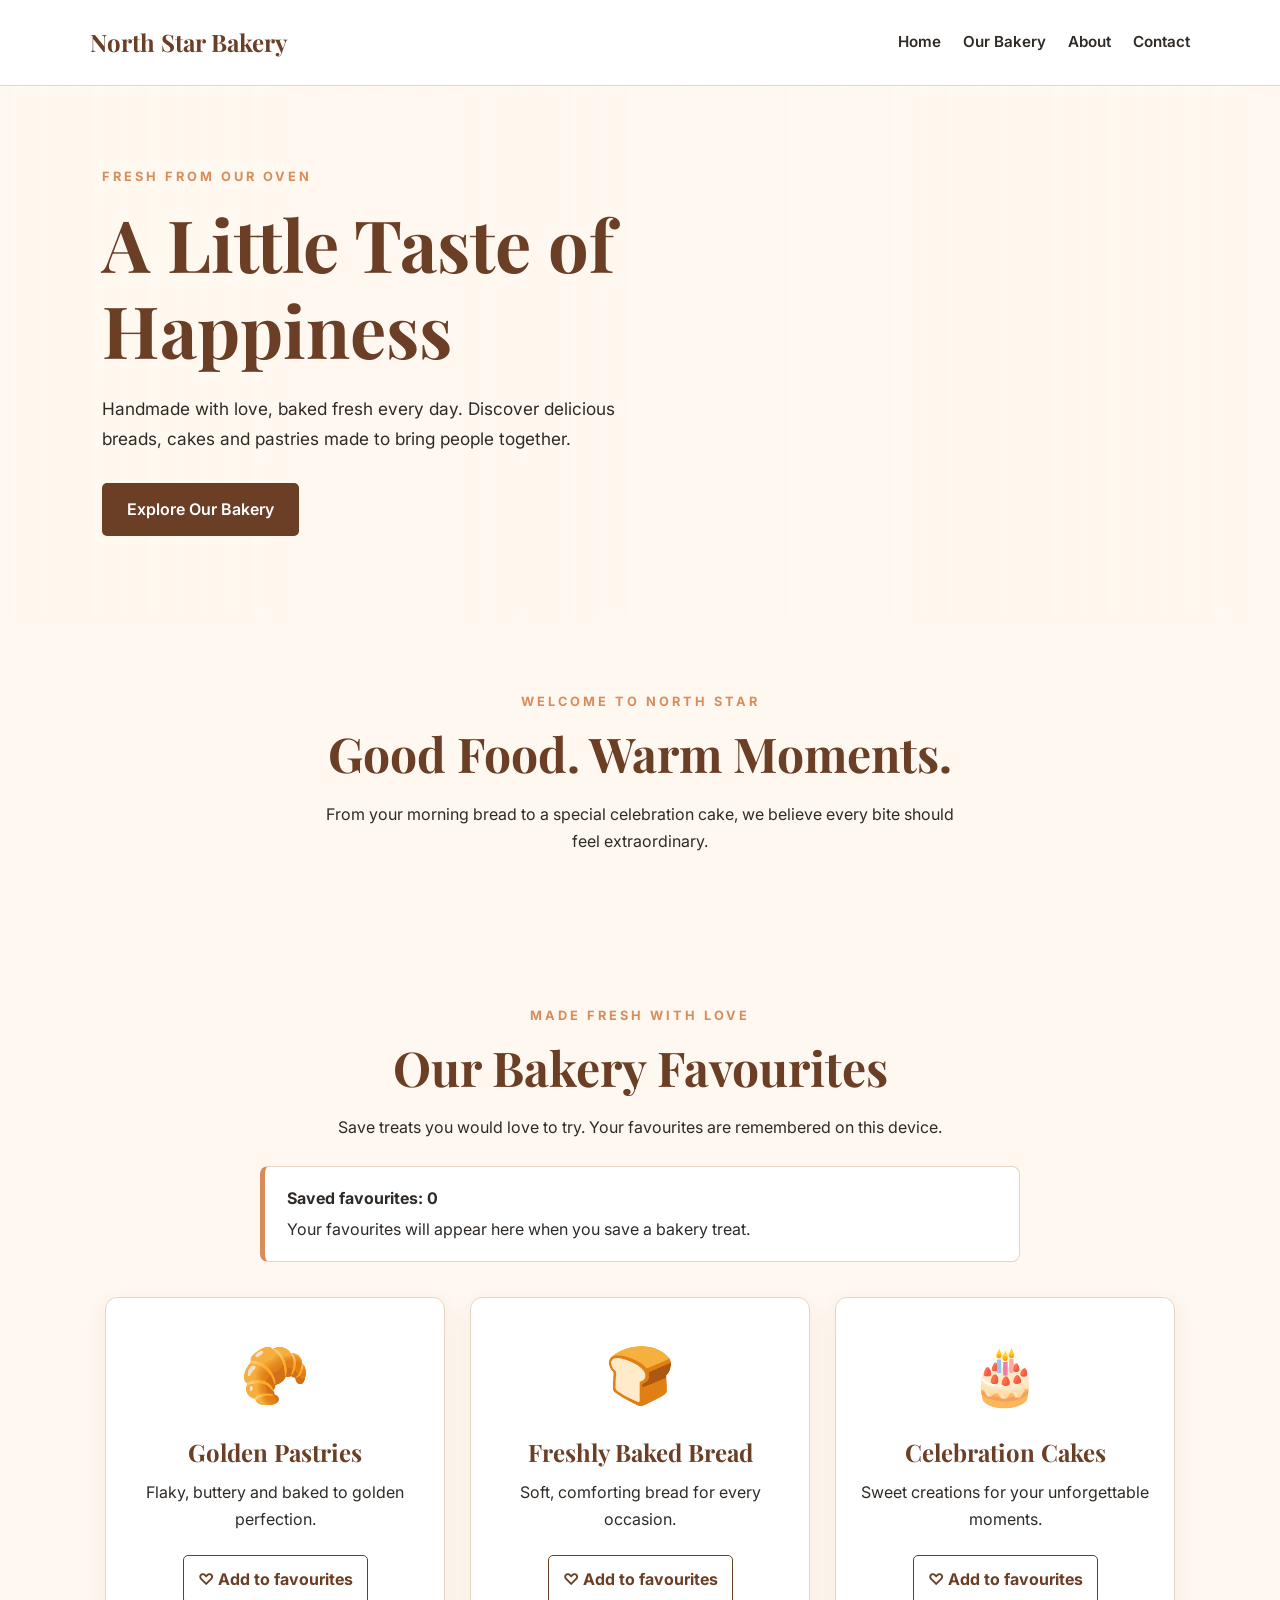
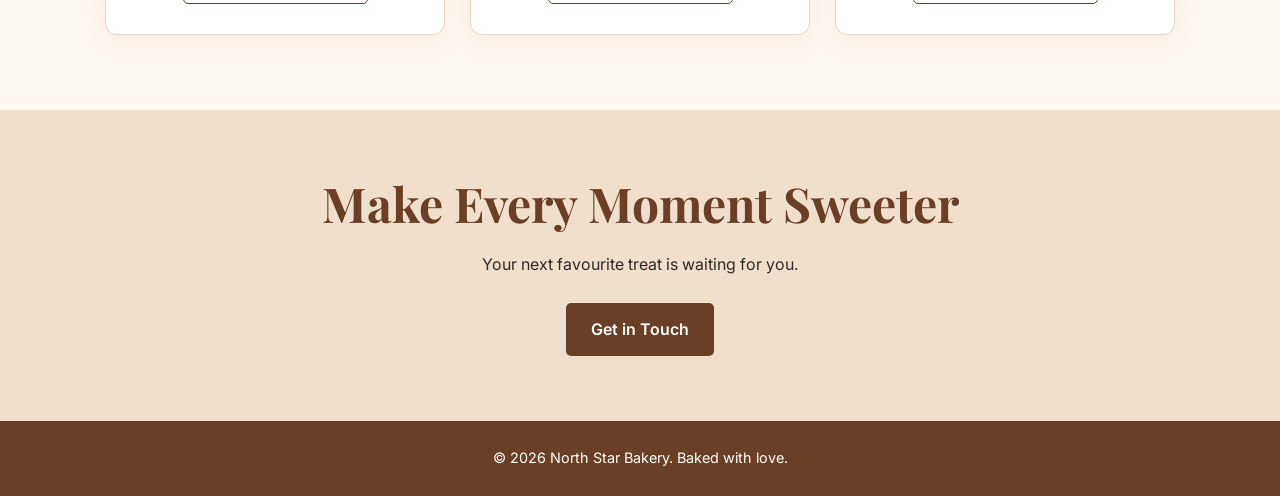
<file: index.html>
<!DOCTYPE html>
<html lang="en">
<head>
  <meta charset="UTF-8">
  <meta name="viewport" content="width=device-width, initial-scale=1.0">
  <meta name="description" content="Discover freshly baked bread, cakes and pastries at North Star Bakery.">
  <title>North Star Bakery | Freshly Baked Happiness</title>
  <link rel="stylesheet" href="styles.css">
  <script src="script.js" defer></script>
</head>
<body>
  <header class="site-header">
    <a class="logo" href="index.html">North Star Bakery</a>
    <nav aria-label="Main navigation">
      <a href="index.html" aria-current="page">Home</a>
      <a href="#products">Our Bakery</a>
      <a href="about.html">About</a>
      <a href="contact.html">Contact</a>
    </nav>
  </header>

  <main>
    <section class="hero">
      <div class="hero-content">
        <p class="eyebrow">FRESH FROM OUR OVEN</p>
        <h1>A Little Taste of Happiness</h1>
        <p>
          Handmade with love, baked fresh every day.
          Discover delicious breads, cakes and pastries
          made to bring people together.
        </p>
        <a class="button" href="#products">Explore Our Bakery</a>
      </div>
    </section>

    <section class="welcome">
      <p class="eyebrow">WELCOME TO NORTH STAR</p>
      <h2>Good Food. Warm Moments.</h2>
      <p>
        From your morning bread to a special celebration cake,
        we believe every bite should feel extraordinary.
      </p>
    </section>

    <section class="products" id="products">
      <p class="eyebrow">MADE FRESH WITH LOVE</p>
      <h2>Our Bakery Favourites</h2>
      <p class="feature-intro">Save treats you would love to try. Your favourites are remembered on this device.</p>

      <div class="favourite-status" aria-live="polite">
        <strong>Saved favourites: <span id="favourite-count">0</span></strong>
        <p id="favourite-summary">Your favourites will appear here when you save a bakery treat.</p>
      </div>

      <div class="product-grid">
        <article class="product-card">
          <div class="product-emoji" aria-hidden="true">🥐</div>
          <h3>Golden Pastries</h3>
          <p>Flaky, buttery and baked to golden perfection.</p>
          <button class="favourite-button" type="button" data-favourite-id="pastries" aria-pressed="false">♡ Add to favourites</button>
        </article>

        <article class="product-card">
          <div class="product-emoji" aria-hidden="true">🍞</div>
          <h3>Freshly Baked Bread</h3>
          <p>Soft, comforting bread for every occasion.</p>
          <button class="favourite-button" type="button" data-favourite-id="bread" aria-pressed="false">♡ Add to favourites</button>
        </article>

        <article class="product-card">
          <div class="product-emoji" aria-hidden="true">🎂</div>
          <h3>Celebration Cakes</h3>
          <p>Sweet creations for your unforgettable moments.</p>
          <button class="favourite-button" type="button" data-favourite-id="cakes" aria-pressed="false">♡ Add to favourites</button>
        </article>
      </div>
    </section>

    <section class="cta">
      <h2>Make Every Moment Sweeter</h2>
      <p>Your next favourite treat is waiting for you.</p>
      <a class="button" href="contact.html">Get in Touch</a>
    </section>
  </main>

  <footer>
    <p>&copy; 2026 North Star Bakery. Baked with love.</p>
  </footer>
</body>
</html>
</file>
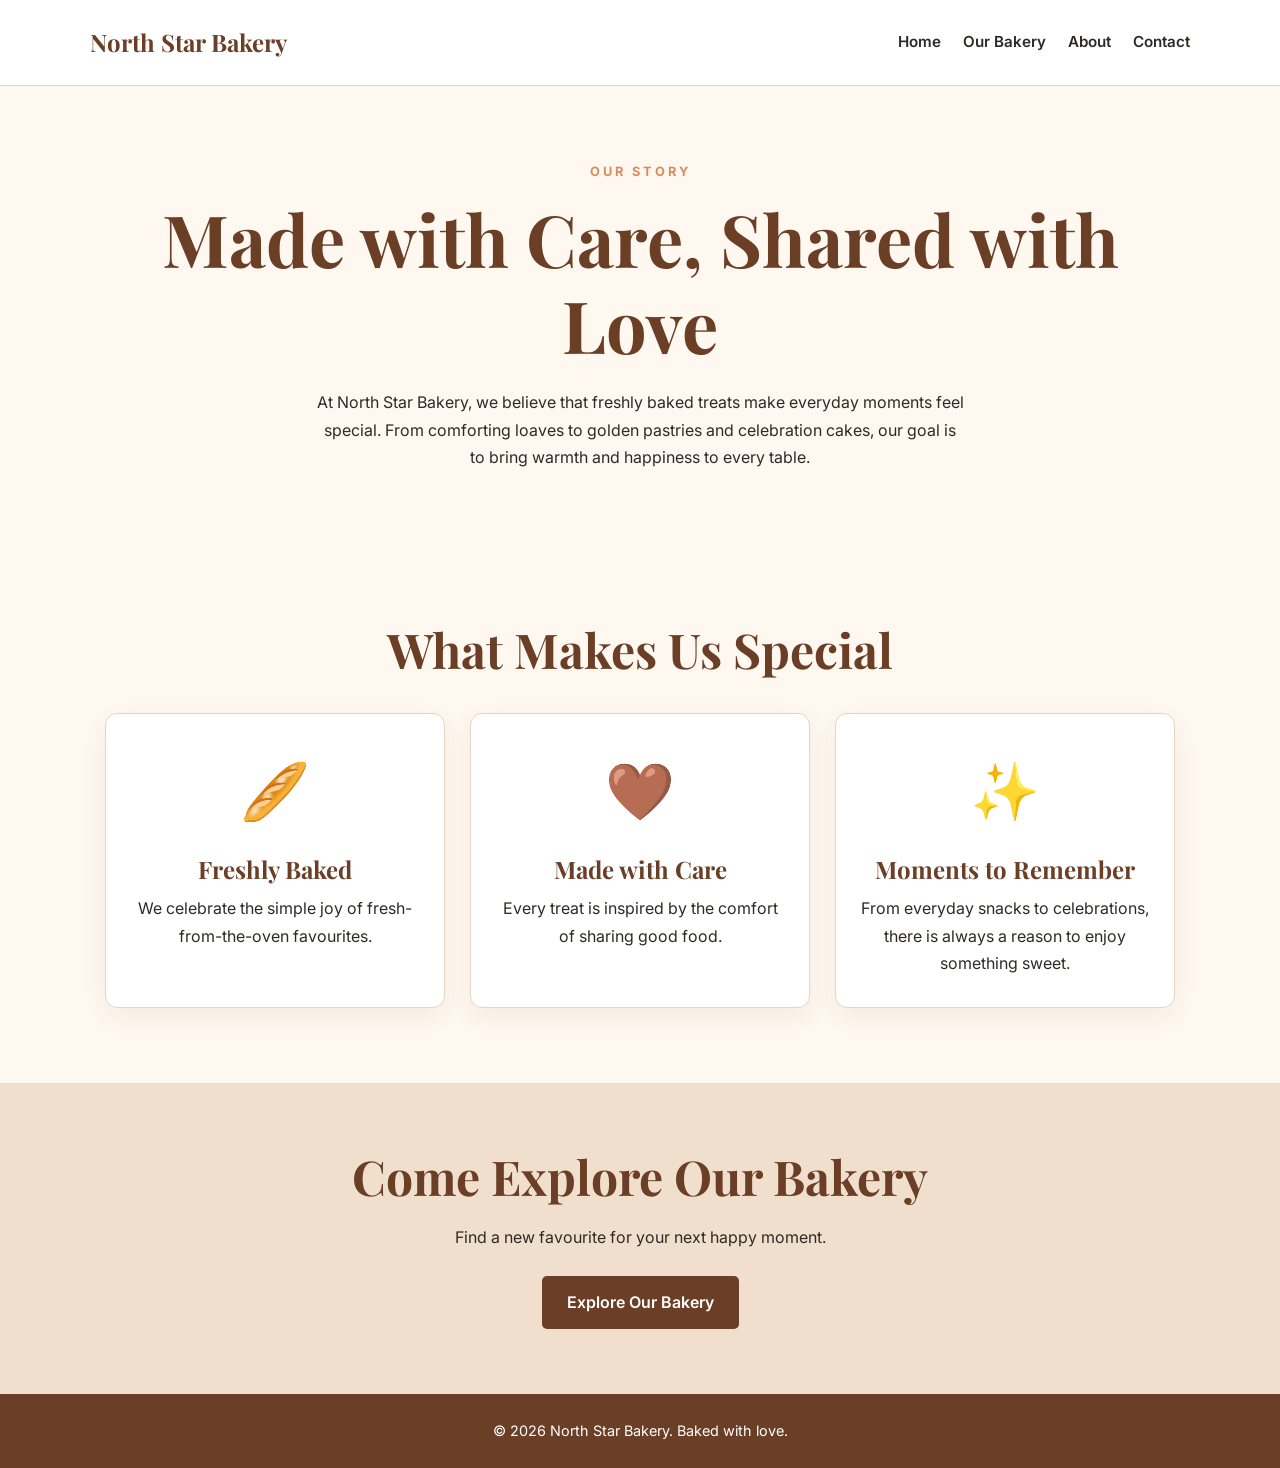
<file: about.html>
<!DOCTYPE html>
<html lang="en">
<head>
  <meta charset="UTF-8">
  <meta name="viewport" content="width=device-width, initial-scale=1.0">
  <meta name="description" content="Learn about North Star Bakery and our love of freshly baked treats.">
  <title>About Us | North Star Bakery</title>
  <link rel="stylesheet" href="styles.css">
</head>
<body>
  <header class="site-header">
    <a class="logo" href="index.html">North Star Bakery</a>
    <nav aria-label="Main navigation">
      <a href="index.html">Home</a>
      <a href="index.html#products">Our Bakery</a>
      <a href="about.html" aria-current="page">About</a>
      <a href="contact.html">Contact</a>
    </nav>
  </header>
  <main>
    <section class="welcome">
      <p class="eyebrow">OUR STORY</p>
      <h1>Made with Care, Shared with Love</h1>
      <p>At North Star Bakery, we believe that freshly baked treats make everyday moments feel special. From comforting loaves to golden pastries and celebration cakes, our goal is to bring warmth and happiness to every table.</p>
    </section>
    <section class="products">
      <h2>What Makes Us Special</h2>
      <div class="product-grid">
        <article class="product-card">
          <div class="product-emoji" aria-hidden="true">🥖</div>
          <h3>Freshly Baked</h3>
          <p>We celebrate the simple joy of fresh-from-the-oven favourites.</p>
        </article>
        <article class="product-card">
          <div class="product-emoji" aria-hidden="true">🤎</div>
          <h3>Made with Care</h3>
          <p>Every treat is inspired by the comfort of sharing good food.</p>
        </article>
        <article class="product-card">
          <div class="product-emoji" aria-hidden="true">✨</div>
          <h3>Moments to Remember</h3>
          <p>From everyday snacks to celebrations, there is always a reason to enjoy something sweet.</p>
        </article>
      </div>
    </section>
    <section class="cta">
      <h2>Come Explore Our Bakery</h2>
      <p>Find a new favourite for your next happy moment.</p>
      <a class="button" href="index.html#products">Explore Our Bakery</a>
    </section>
  </main>
  <footer><p>&copy; 2026 North Star Bakery. Baked with love.</p></footer>
</body>
</html>
</file>
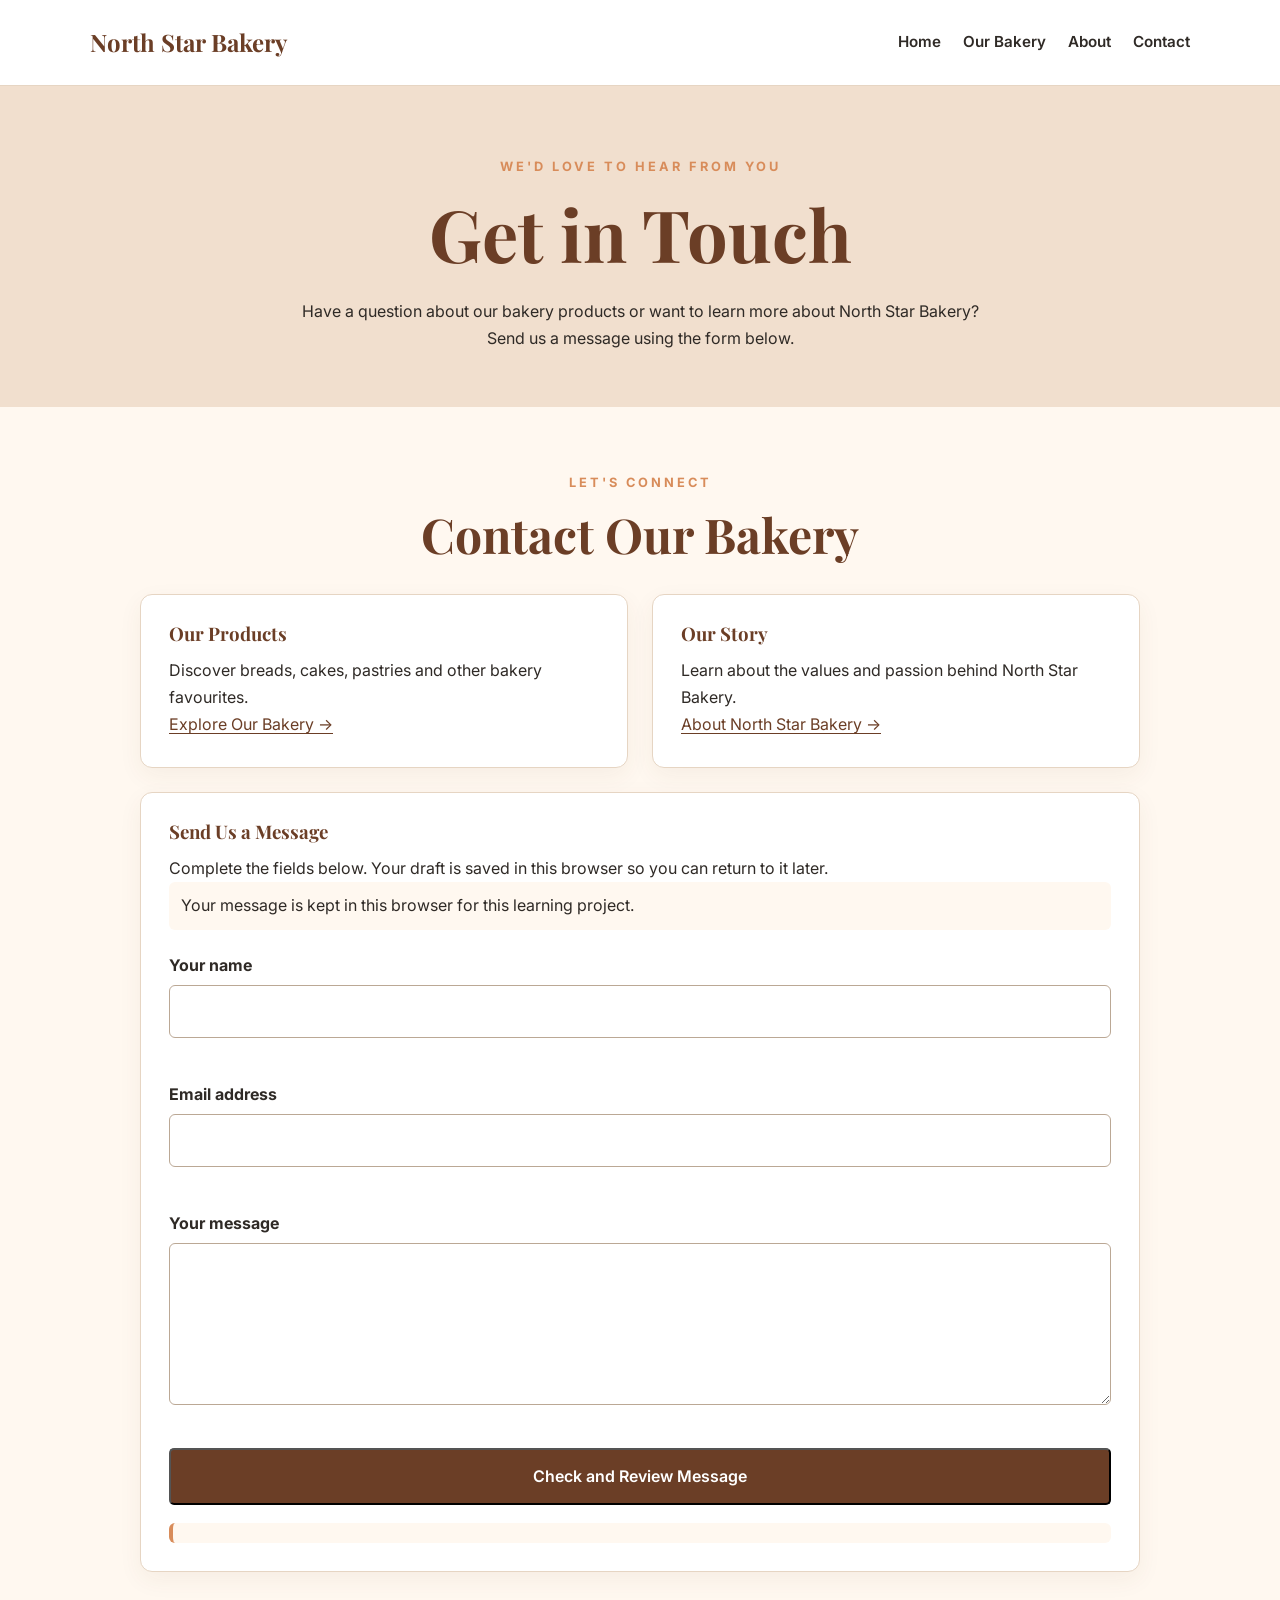
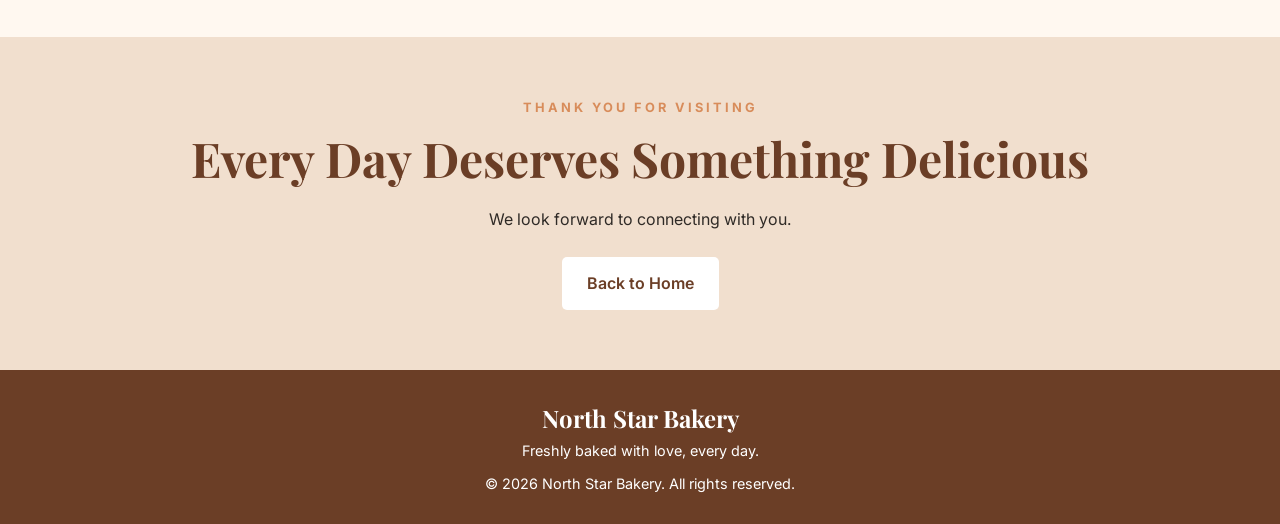
<file: contact.html>
<!DOCTYPE html>
<html lang="en">
<head>
  <meta charset="UTF-8">
  <meta name="viewport" content="width=device-width, initial-scale=1.0">
  <meta name="description" content="Contact North Star Bakery with questions about our bakery products and offerings.">
  <title>Contact Us | North Star Bakery</title>
  <link rel="stylesheet" href="styles.css">
  <script src="script.js" defer></script>
</head>
<body>
  <header class="site-header">
    <a class="logo" href="index.html">North Star Bakery</a>
    <nav aria-label="Main navigation">
      <a href="index.html">Home</a>
      <a href="index.html#products">Our Bakery</a>
      <a href="about.html">About</a>
      <a href="contact.html" aria-current="page">Contact</a>
    </nav>
  </header>

  <main>
    <section class="page-hero">
      <p class="eyebrow">WE'D LOVE TO HEAR FROM YOU</p>
      <h1>Get in Touch</h1>
      <p>Have a question about our bakery products or want to learn more about North Star Bakery? Send us a message using the form below.</p>
    </section>

    <section class="content-section">
      <div class="section-heading">
        <p class="eyebrow">LET'S CONNECT</p>
        <h2>Contact Our Bakery</h2>
      </div>

      <div class="contact-layout">
        <article class="contact-card">
          <h3>Our Products</h3>
          <p>Discover breads, cakes, pastries and other bakery favourites.</p>
          <a href="index.html#products">Explore Our Bakery →</a>
        </article>

        <article class="contact-card">
          <h3>Our Story</h3>
          <p>Learn about the values and passion behind North Star Bakery.</p>
          <a href="about.html">About North Star Bakery →</a>
        </article>

        <article class="contact-card contact-form-card">
          <h3>Send Us a Message</h3>
          <p>Complete the fields below. Your draft is saved in this browser so you can return to it later.</p>
          <p class="form-notice" id="draft-notice" aria-live="polite">Your message is kept in this browser for this learning project.</p>

          <form class="contact-form" id="contact-form" novalidate>
            <div class="form-field">
              <label for="name">Your name</label>
              <input id="name" name="name" type="text" autocomplete="name" required minlength="2" aria-describedby="name-error">
              <span class="field-error" id="name-error" aria-live="polite"></span>
            </div>

            <div class="form-field">
              <label for="email">Email address</label>
              <input id="email" name="email" type="email" autocomplete="email" required aria-describedby="email-error">
              <span class="field-error" id="email-error" aria-live="polite"></span>
            </div>

            <div class="form-field">
              <label for="message">Your message</label>
              <textarea id="message" name="message" rows="5" required minlength="10" aria-describedby="message-error"></textarea>
              <span class="field-error" id="message-error" aria-live="polite"></span>
            </div>

            <button class="button" type="submit">Check and Review Message</button>
            <p class="form-status" id="form-status" role="status" aria-live="polite"></p>
          </form>
        </article>
      </div>
    </section>

    <section class="visit-banner">
      <p class="eyebrow">THANK YOU FOR VISITING</p>
      <h2>Every Day Deserves Something Delicious</h2>
      <p>We look forward to connecting with you.</p>
      <a class="button button-light" href="index.html">Back to Home</a>
    </section>
  </main>

  <footer class="site-footer">
    <a class="logo footer-logo" href="index.html">North Star Bakery</a>
    <p>Freshly baked with love, every day.</p>
    <p class="copyright">&copy; 2026 North Star Bakery. All rights reserved.</p>
  </footer>
</body>
</html>
</file>
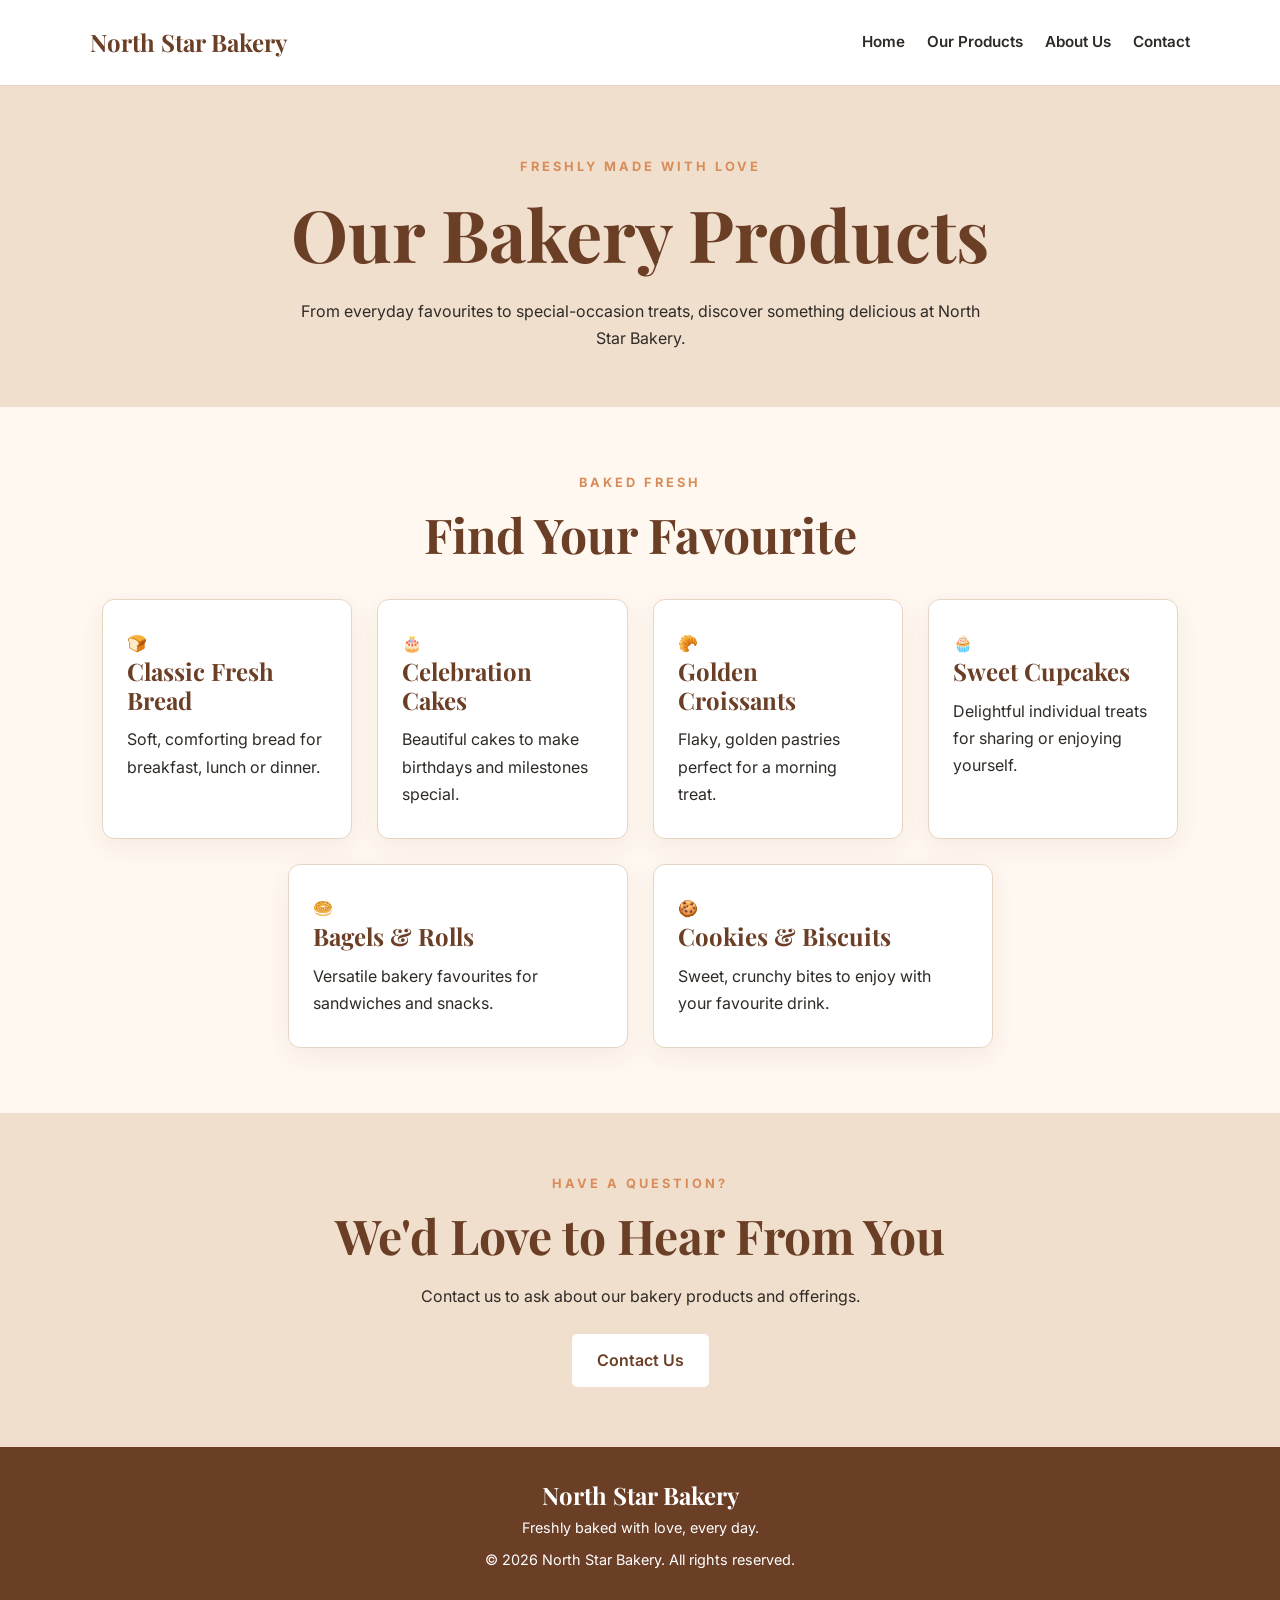
<file: products.html>
<!DOCTYPE html>
<html lang="en">
<head>
    <meta charset="UTF-8">
    <meta name="viewport" content="width=device-width, initial-scale=1.0">
    <meta name="description" content="Explore the breads, cakes, pastries and sweet treats at North Star Bakery.">
    <title>Our Products | North Star Bakery</title>

    <link rel="preconnect" href="https://fonts.googleapis.com">
    <link rel="preconnect" href="https://fonts.gstatic.com" crossorigin>
    <link href="https://fonts.googleapis.com/css2?family=Inter:wght@400;500;600;700&family=Playfair+Display:wght@600;700&display=swap" rel="stylesheet">

    <link rel="stylesheet" href="styles.css">
</head>
<body>
    <header class="site-header">
        <a class="logo" href="index.html">North Star <span>Bakery</span></a>

        <nav class="main-nav" aria-label="Main navigation">
            <a href="index.html">Home</a>
            <a class="active" href="products.html">Our Products</a>
            <a href="about.html">About Us</a>
            <a href="contact.html">Contact</a>
        </nav>
    </header>

    <main>
        <section class="page-hero">
            <p class="eyebrow">FRESHLY MADE WITH LOVE</p>
            <h1>Our Bakery Products</h1>
            <p>
                From everyday favourites to special-occasion treats,
                discover something delicious at North Star Bakery.
            </p>
        </section>

        <section class="content-section">
            <div class="section-heading">
                <div>
                    <p class="eyebrow">BAKED FRESH</p>
                    <h2>Find Your Favourite</h2>
                </div>
            </div>

            <div class="product-grid">
                <article class="product-card">
                    <div class="product-art bread-art" aria-hidden="true">🍞</div>
                    <div class="product-info">
                        <h3>Classic Fresh Bread</h3>
                        <p>Soft, comforting bread for breakfast, lunch or dinner.</p>
                    </div>
                </article>

                <article class="product-card">
                    <div class="product-art cake-art" aria-hidden="true">🎂</div>
                    <div class="product-info">
                        <h3>Celebration Cakes</h3>
                        <p>Beautiful cakes to make birthdays and milestones special.</p>
                    </div>
                </article>

                <article class="product-card">
                    <div class="product-art pastry-art" aria-hidden="true">🥐</div>
                    <div class="product-info">
                        <h3>Golden Croissants</h3>
                        <p>Flaky, golden pastries perfect for a morning treat.</p>
                    </div>
                </article>

                <article class="product-card">
                    <div class="product-art cake-art" aria-hidden="true">🧁</div>
                    <div class="product-info">
                        <h3>Sweet Cupcakes</h3>
                        <p>Delightful individual treats for sharing or enjoying yourself.</p>
                    </div>
                </article>

                <article class="product-card">
                    <div class="product-art bread-art" aria-hidden="true">🥯</div>
                    <div class="product-info">
                        <h3>Bagels & Rolls</h3>
                        <p>Versatile bakery favourites for sandwiches and snacks.</p>
                    </div>
                </article>

                <article class="product-card">
                    <div class="product-art pastry-art" aria-hidden="true">🍪</div>
                    <div class="product-info">
                        <h3>Cookies & Biscuits</h3>
                        <p>Sweet, crunchy bites to enjoy with your favourite drink.</p>
                    </div>
                </article>
            </div>
        </section>

        <section class="visit-banner">
            <p class="eyebrow">HAVE A QUESTION?</p>
            <h2>We'd Love to Hear From You</h2>
            <p>Contact us to ask about our bakery products and offerings.</p>
            <a class="button button-light" href="contact.html">Contact Us</a>
        </section>
    </main>

    <footer class="site-footer">
        <a class="logo footer-logo" href="index.html">North Star <span>Bakery</span></a>
        <p>Freshly baked with love, every day.</p>
        <p class="copyright">&copy; 2026 North Star Bakery. All rights reserved.</p>
    </footer>
</body>
</html>
</file>
<file: styles.css>
@import url('https://fonts.googleapis.com/css2?family=Inter:wght@400;500;600;700&family=Playfair+Display:wght@500;600;700&display=swap');

:root {
  --bg-cream: #FFF8F0;
  --primary-brown: #6B3E26;
  --accent-peach: #D88C5A;
  --text-charcoal: #2F2A26;
  --card-bg: #FFFFFF;
  --border-color: #E6D5C3;
}

* {
  box-sizing: border-box;
  margin: 0;
  padding: 0;
}

html {
  scroll-behavior: smooth;
}

body {
  font-family: 'Inter', sans-serif;
  background: var(--bg-cream);
  color: var(--text-charcoal);
  line-height: 1.7;
}

a {
  color: inherit;
  text-decoration: none;
}

.site-header {
  display: flex;
  align-items: center;
  justify-content: space-between;
  flex-wrap: wrap;
  gap: 16px;
  padding: 22px 7%;
  background: var(--card-bg);
  border-bottom: 1px solid var(--border-color);
}

.logo {
  font-family: 'Playfair Display', serif;
  font-size: 1.5rem;
  font-weight: 700;
  color: var(--primary-brown);
}

nav {
  display: flex;
  flex-wrap: wrap;
  gap: 22px;
}

nav a {
  font-size: 0.95rem;
  font-weight: 600;
}

nav a:hover {
  color: var(--accent-peach);
}

.hero {
  min-height: 520px;
  display: flex;
  align-items: center;
  padding: 80px 8%;
  background:
    linear-gradient(
      90deg,
      rgba(255, 248, 240, 0.97),
      rgba(255, 248, 240, 0.78)
    ),
    url('https://images.unsplash.com/photo-1509440159596-0249088772ff?auto=format&fit=crop&w=1800&q=85')
    center/cover no-repeat;
}

.hero-content {
  max-width: 650px;
}

.eyebrow {
  color: var(--accent-peach);
  font-size: 0.8rem;
  font-weight: 700;
  letter-spacing: 3px;
  margin-bottom: 12px;
}

h1,
h2,
h3 {
  font-family: 'Playfair Display', serif;
  line-height: 1.2;
  color: var(--primary-brown);
}

h1 {
  font-size: clamp(2.5rem, 6vw, 4.5rem);
  margin-bottom: 22px;
}

.hero-content > p:not(.eyebrow) {
  max-width: 530px;
  font-size: 1.08rem;
  margin-bottom: 30px;
}

.button {
  display: inline-block;
  padding: 13px 25px;
  background: var(--primary-brown);
  color: white;
  border-radius: 5px;
  font-weight: 600;
  transition: background 0.2s ease;
}

.button:hover {
  background: var(--accent-peach);
}

.welcome,
.products {
  padding: 75px 8%;
  text-align: center;
}

.welcome > p:last-child {
  max-width: 650px;
  margin: 18px auto 0;
}

h2 {
  font-size: clamp(2rem, 4vw, 3rem);
  margin-bottom: 18px;
}

.product-grid {
  display: flex;
  justify-content: center;
  align-items: stretch;
  flex-wrap: wrap;
  gap: 25px;
  margin-top: 35px;
}

.product-card {
  flex: 1 1 240px;
  max-width: 340px;
  padding: 30px 24px;
  background: var(--card-bg);
  border: 1px solid var(--border-color);
  border-radius: 12px;
  box-shadow: 0 8px 24px rgba(107, 62, 38, 0.07);
  transition: transform 0.2s ease;
}

.product-card:hover {
  transform: translateY(-5px);
}

.product-emoji {
  font-size: 3.5rem;
  margin-bottom: 15px;
}

.product-card h3 {
  font-size: 1.5rem;
  margin-bottom: 12px;
}

.cta {
  padding: 65px 8%;
  text-align: center;
  background: #F1DFCE;
}

.cta p {
  margin-bottom: 25px;
}

footer {
  padding: 25px 6%;
  text-align: center;
  background: var(--primary-brown);
  color: white;
  font-size: 0.9rem;
}

@media (max-width: 600px) {
  .site-header {
    justify-content: center;
    text-align: center;
    padding: 20px 5%;
  }

  nav {
    justify-content: center;
    gap: 12px 18px;
  }

  .hero {
    min-height: 440px;
    padding: 65px 7%;
    background-position: center;
  }

  .welcome,
  .products {
    padding: 55px 6%;
  }

  .product-card {
    max-width: 100%;
    flex-basis: 100%;
  }
}


/* Touchstone 4: interactive favourites and contact form */
button,
input,
textarea {
  font: inherit;
}

.favourite-status {
  max-width: 760px;
  margin: 24px auto 0;
  padding: 18px 22px;
  text-align: left;
  background: #fff;
  border: 1px solid var(--border-color);
  border-left: 5px solid var(--accent-peach);
  border-radius: 8px;
}

.favourite-status p {
  margin-top: 4px;
}

.feature-intro {
  max-width: 680px;
  margin: 0 auto;
}

.favourite-button {
  display: inline-block;
  margin-top: 22px;
  padding: 10px 14px;
  border: 1px solid var(--primary-brown);
  border-radius: 5px;
  background: white;
  color: var(--primary-brown);
  font-weight: 700;
  cursor: pointer;
}

.favourite-button:hover,
.favourite-button:focus-visible,
.favourite-button.is-favourite {
  background: var(--primary-brown);
  color: white;
}

.page-hero {
  padding: 70px 8% 55px;
  text-align: center;
  background: #F1DFCE;
}

.page-hero > p:last-child {
  max-width: 700px;
  margin: 0 auto;
}

.content-section {
  padding: 65px 8%;
}

.section-heading {
  margin-bottom: 30px;
  text-align: center;
}

.contact-layout {
  display: grid;
  grid-template-columns: repeat(2, minmax(0, 1fr));
  gap: 24px;
  max-width: 1000px;
  margin: 0 auto;
}

.contact-card {
  padding: 28px;
  background: var(--card-bg);
  border: 1px solid var(--border-color);
  border-radius: 12px;
  box-shadow: 0 8px 24px rgba(107, 62, 38, 0.06);
}

.contact-card h3 {
  margin-bottom: 12px;
}

.contact-card a {
  color: var(--primary-brown);
  text-decoration: underline;
  text-underline-offset: 3px;
}

.contact-form-card {
  grid-column: 1 / -1;
}

.contact-form {
  display: grid;
  gap: 18px;
  margin-top: 22px;
}

.form-field {
  display: grid;
  gap: 6px;
}

.form-field label {
  font-weight: 700;
}

.form-field input,
.form-field textarea {
  width: 100%;
  padding: 12px 14px;
  border: 1px solid #BBA895;
  border-radius: 6px;
  background: #fff;
  color: var(--text-charcoal);
}

.form-field input:focus,
.form-field textarea:focus {
  outline: 3px solid rgba(216, 140, 90, 0.25);
  border-color: var(--accent-peach);
}

.form-field [aria-invalid="true"] {
  border-color: #A32626;
}

.field-error {
  min-height: 1.3em;
  color: #A32626;
  font-size: 0.9rem;
  font-weight: 600;
}

.form-notice,
.form-status {
  padding: 10px 12px;
  border-radius: 6px;
  background: #FFF8F0;
}

.form-status {
  border-left: 4px solid var(--accent-peach);
}

.visit-banner {
  padding: 60px 8%;
  text-align: center;
  background: #F1DFCE;
}

.visit-banner p:not(.eyebrow) {
  margin-bottom: 24px;
}

.site-footer {
  padding: 28px 6%;
  text-align: center;
  background: var(--primary-brown);
  color: white;
}

.site-footer .logo {
  color: white;
}

.site-footer .copyright {
  margin-top: 8px;
  font-size: 0.9rem;
}

.button-light {
  background: white;
  color: var(--primary-brown);
}

.button-light:hover {
  background: var(--accent-peach);
  color: white;
}

@media (max-width: 700px) {
  .contact-layout {
    grid-template-columns: 1fr;
  }

  .contact-form-card {
    grid-column: auto;
  }

  .page-hero,
  .content-section {
    padding: 48px 6%;
  }
}
</file>
